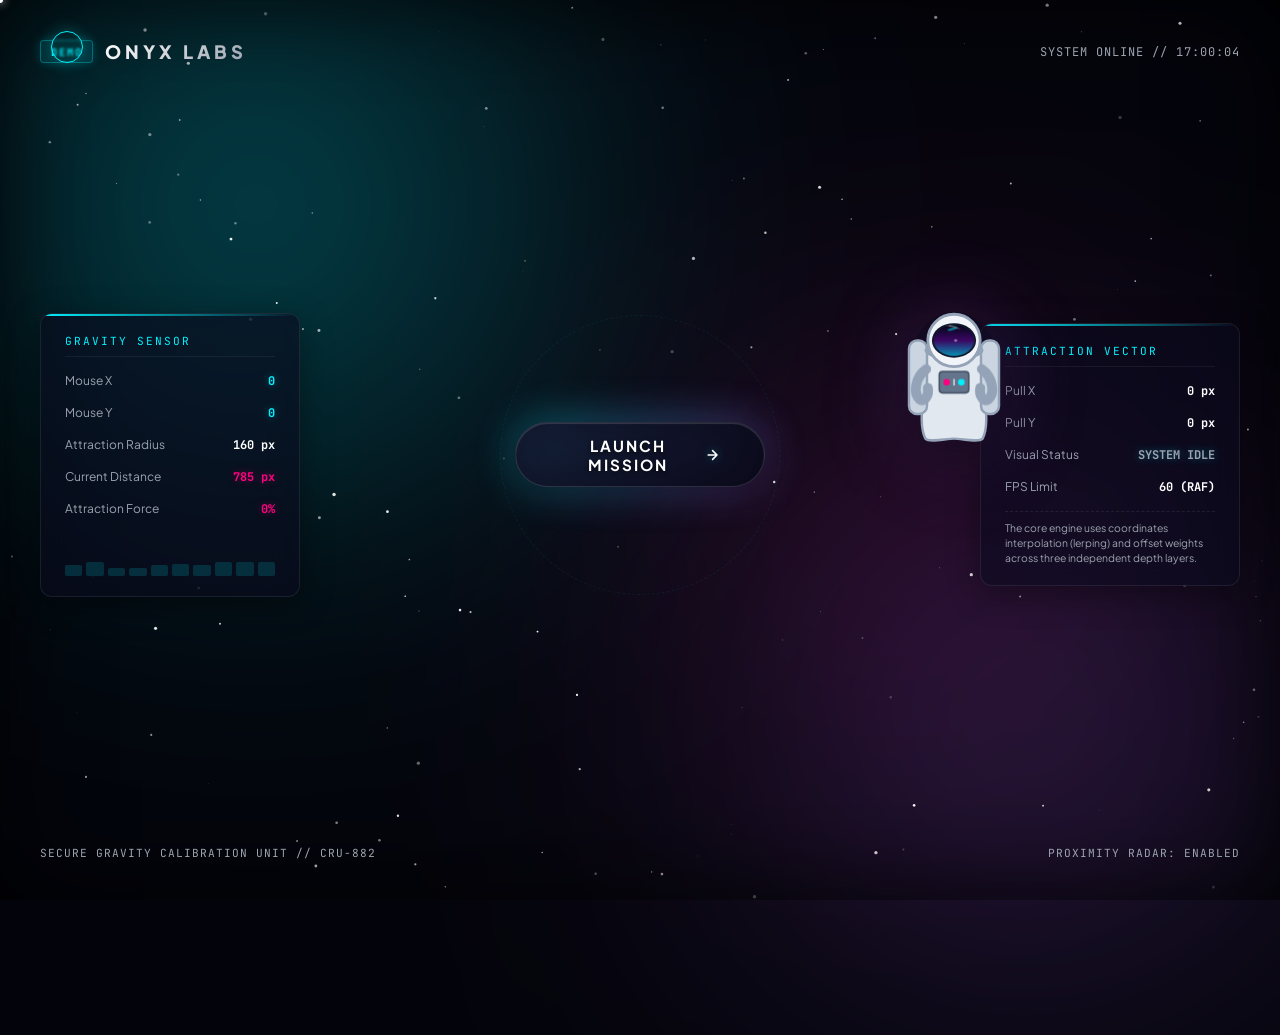
<file: magnetic_button.html>
<!DOCTYPE html>
<html lang="en">
<head>
    <meta charset="UTF-8">
    <meta name="viewport" content="width=device-width, initial-scale=1.0">
    <title>Cosmic Warp - Magnetic Button & Space Scene</title>
    <!-- Google Fonts -->
    <link rel="preconnect" href="https://fonts.googleapis.com">
    <link rel="preconnect" href="https://fonts.gstatic.com" crossorigin>
    <link href="https://fonts.googleapis.com/css2?family=Plus+Jakarta+Sans:wght@300;400;500;600;700;800&family=JetBrains+Mono:wght@400;500;700&display=swap" rel="stylesheet">
    
    <style>
        /* ==========================================
           RESET & CSS VARIABLES
           ========================================== */
        *, *::before, *::after {
            box-sizing: border-box;
            margin: 0;
            padding: 0;
            user-select: none;
        }

        :root {
            --bg-color: #03040b;
            --primary: #00f2fe;
            --primary-glow: rgba(0, 242, 254, 0.4);
            --secondary: #9b51e0;
            --secondary-glow: rgba(155, 81, 224, 0.4);
            --accent: #ff007f;
            --accent-glow: rgba(255, 0, 127, 0.4);
            --text-color: #f3f4f6;
            --text-muted: #9ca3af;
            --glass-bg: rgba(10, 11, 30, 0.6);
            --glass-border: rgba(255, 255, 255, 0.08);
            --font-sans: 'Plus Jakarta Sans', sans-serif;
            --font-mono: 'JetBrains Mono', monospace;
        }

        body {
            background-color: var(--bg-color);
            color: var(--text-color);
            font-family: var(--font-sans);
            overflow: hidden;
            height: 100vh;
            width: 100vw;
            display: flex;
            align-items: center;
            justify-content: center;
            cursor: none; /* Hide default cursor */
        }

        /* ==========================================
           BACKGROUND & LIGHTING EFFECTS
           ========================================== */
        #space-canvas {
            position: absolute;
            top: 0;
            left: 0;
            width: 100%;
            height: 100%;
            z-index: 1;
            pointer-events: none;
        }

        /* Cinematic ambient light overlays */
        .ambient-glow {
            position: absolute;
            border-radius: 50%;
            pointer-events: none;
            z-index: 2;
            filter: blur(140px);
            opacity: 0.45;
            mix-blend-mode: screen;
            animation: floatGlow 18s ease-in-out infinite alternate;
        }

        .glow-cyan {
            width: 60vw;
            height: 60vw;
            background: radial-gradient(circle, var(--primary) 0%, rgba(3, 4, 11, 0) 70%);
            top: -20vh;
            left: -10vw;
        }

        .glow-purple {
            width: 50vw;
            height: 50vw;
            background: radial-gradient(circle, var(--secondary) 0%, rgba(3, 4, 11, 0) 70%);
            bottom: -15vh;
            right: -5vw;
            animation-delay: -6s;
        }

        .glow-magenta {
            width: 40vw;
            height: 40vw;
            background: radial-gradient(circle, var(--accent) 0%, rgba(3, 4, 11, 0) 70%);
            top: 30vh;
            left: 50vw;
            opacity: 0.25;
            animation-delay: -12s;
        }

        @keyframes floatGlow {
            0% { transform: translate(0, 0) scale(1); }
            50% { transform: translate(4%, 3%) scale(1.1); }
            100% { transform: translate(-2%, -5%) scale(0.95); }
        }

        /* ==========================================
           DASHBOARD SCI-FI FRAMEWORK
           ========================================== */
        .hud-overlay {
            position: absolute;
            top: 0;
            left: 0;
            width: 100%;
            height: 100%;
            z-index: 5;
            pointer-events: none;
            display: flex;
            flex-direction: column;
            justify-content: space-between;
            padding: 2.5rem;
            box-shadow: inset 0 0 100px rgba(0,0,0,0.8);
        }

        /* Glassmorphic boxes that accept pointer events if needed */
        .hud-interactive {
            pointer-events: auto;
        }

        header.hud-header {
            display: flex;
            justify-content: space-between;
            align-items: center;
        }

        .hud-title-wrap {
            display: flex;
            align-items: center;
            gap: 0.75rem;
        }

        .hud-badge {
            background: rgba(0, 242, 254, 0.1);
            border: 1px solid rgba(0, 242, 254, 0.3);
            color: var(--primary);
            font-family: var(--font-mono);
            font-size: 0.65rem;
            font-weight: 700;
            padding: 0.2rem 0.6rem;
            border-radius: 4px;
            text-transform: uppercase;
            letter-spacing: 2px;
            box-shadow: 0 0 10px rgba(0, 242, 254, 0.2);
        }

        .hud-logo {
            font-weight: 800;
            font-size: 1.15rem;
            letter-spacing: 4px;
            text-transform: uppercase;
            background: linear-gradient(135deg, #fff, #9ca3af);
            -webkit-background-clip: text;
            -webkit-text-fill-color: transparent;
        }

        .hud-system-time {
            font-family: var(--font-mono);
            font-size: 0.75rem;
            color: var(--text-muted);
            letter-spacing: 1px;
        }

        /* Widgets Panels */
        .hud-body {
            flex-grow: 1;
            display: flex;
            justify-content: space-between;
            align-items: center;
            position: relative;
            margin: 2rem 0;
        }

        .hud-panel {
            background: var(--glass-bg);
            border: 1px solid var(--glass-border);
            border-radius: 12px;
            padding: 1.25rem 1.5rem;
            backdrop-filter: blur(16px);
            -webkit-backdrop-filter: blur(16px);
            width: 260px;
            box-shadow: 0 8px 32px 0 rgba(0, 0, 0, 0.4);
            display: flex;
            flex-direction: column;
            gap: 1rem;
            position: relative;
            overflow: hidden;
        }

        .hud-panel::before {
            content: '';
            position: absolute;
            top: 0;
            left: 0;
            width: 100%;
            height: 2px;
            background: linear-gradient(90deg, var(--primary), transparent);
        }

        .hud-panel-title {
            font-family: var(--font-mono);
            font-size: 0.7rem;
            color: var(--primary);
            text-transform: uppercase;
            letter-spacing: 2px;
            border-bottom: 1px solid rgba(255,255,255,0.06);
            padding-bottom: 0.5rem;
        }

        .hud-metric-row {
            display: flex;
            justify-content: space-between;
            align-items: center;
            font-size: 0.75rem;
        }

        .hud-metric-label {
            color: var(--text-muted);
        }

        .hud-metric-value {
            font-family: var(--font-mono);
            color: #fff;
            font-weight: 700;
        }

        .hud-metric-value.cyan {
            color: var(--primary);
            text-shadow: 0 0 8px var(--primary-glow);
        }

        .hud-metric-value.pink {
            color: var(--accent);
            text-shadow: 0 0 8px var(--accent-glow);
        }

        .system-graph {
            height: 35px;
            display: flex;
            align-items: flex-end;
            gap: 4px;
            margin-top: 0.5rem;
        }

        .system-graph-bar {
            flex-grow: 1;
            background: rgba(0, 242, 254, 0.15);
            border-radius: 2px;
            height: 20%;
            transition: height 0.15s ease, background-color 0.3s ease;
        }

        /* Footer */
        .hud-footer {
            display: flex;
            justify-content: space-between;
            align-items: center;
            font-size: 0.7rem;
            color: var(--text-muted);
            font-family: var(--font-mono);
            letter-spacing: 1px;
        }

        /* ==========================================
           CHARACTER DESIGN: FLOATING ASTRONAUT
           ========================================== */
        .character-container {
            position: absolute;
            z-index: 3;
            width: 140px;
            height: 180px;
            right: 18%;
            top: 25%;
            pointer-events: none;
            animation: astronautFloat 6s ease-in-out infinite alternate;
        }

        @keyframes astronautFloat {
            0% { transform: translateY(0) rotate(-3deg); }
            100% { transform: translateY(-18px) rotate(3deg); }
        }

        .astronaut {
            width: 100%;
            height: 100%;
            filter: drop-shadow(0 15px 25px rgba(0, 0, 0, 0.5))
                    drop-shadow(0 0 35px rgba(155, 81, 224, 0.25));
        }

        /* Interactivity on Visor Reflection */
        .visor-reflection {
            transform-origin: center;
            transition: transform 0.2s cubic-bezier(0.25, 1, 0.5, 1);
        }

        /* ==========================================
           INTERACTIVE BUTTON AREA
           ========================================== */
        .interactive-center {
            position: relative;
            z-index: 4;
            display: flex;
            align-items: center;
            justify-content: center;
            width: 400px;
            height: 400px;
        }

        /* Proximity field ring - visualizer helper */
        .proximity-visualizer {
            position: absolute;
            width: 280px;
            height: 280px;
            border-radius: 50%;
            border: 1px dashed rgba(0, 242, 254, 0.08);
            pointer-events: none;
            display: flex;
            align-items: center;
            justify-content: center;
            transition: border-color 0.4s ease, transform 0.1s ease;
            transform: scale(1);
        }

        .proximity-visualizer::before {
            content: '';
            position: absolute;
            width: 110%;
            height: 110%;
            border-radius: 50%;
            border: 1px dashed rgba(155, 81, 224, 0.03);
            animation: spinCW 45s linear infinite;
        }

        @keyframes spinCW {
            0% { transform: rotate(0deg); }
            100% { transform: rotate(360deg); }
        }

        /* Hover proximity status changes visually */
        .interactive-center.near .proximity-visualizer {
            border-color: rgba(0, 242, 254, 0.22);
            box-shadow: inset 0 0 20px rgba(0, 242, 254, 0.02);
            transform: scale(1.03);
        }

        .interactive-center.attracted .proximity-visualizer {
            border-color: rgba(155, 81, 224, 0.35);
            box-shadow: inset 0 0 35px rgba(155, 81, 224, 0.05);
            transform: scale(0.97);
        }

        /* 3D Parallax Magnetic Button */
        .magnetic-btn-wrapper {
            position: relative;
            display: inline-block;
            cursor: none;
            z-index: 10;
        }

        .magnetic-btn {
            background: transparent;
            border: none;
            outline: none;
            padding: 1.3rem 2.8rem;
            color: #fff;
            font-family: var(--font-sans);
            font-size: 0.95rem;
            font-weight: 700;
            letter-spacing: 2px;
            text-transform: uppercase;
            position: relative;
            display: flex;
            align-items: center;
            justify-content: center;
            gap: 0.75rem;
            cursor: none;
            border-radius: 50px;
            /* Backing box size */
            width: 250px;
            height: 65px;
            transform-style: preserve-3d;
            perspective: 800px;
        }

        /* Layer 1: Cinematic Glow Background */
        .btn-layer-glow {
            position: absolute;
            top: 0;
            left: 0;
            width: 100%;
            height: 100%;
            border-radius: 50px;
            background: linear-gradient(135deg, var(--primary), var(--secondary));
            filter: blur(22px);
            opacity: 0.45;
            z-index: 1;
            pointer-events: none;
            transform: translate3d(0, 0, 0);
            transition: filter 0.3s ease, opacity 0.3s ease;
        }

        /* Layer 2: Main Glassmorphic Button Body */
        .btn-layer-body {
            position: absolute;
            top: 0;
            left: 0;
            width: 100%;
            height: 100%;
            border-radius: 50px;
            background: linear-gradient(135deg, rgba(20, 21, 45, 0.85) 0%, rgba(8, 9, 24, 0.95) 100%);
            border: 1px solid rgba(255, 255, 255, 0.12);
            box-shadow: 
                0 4px 20px rgba(0, 0, 0, 0.4),
                inset 0 1px 1px rgba(255, 255, 255, 0.15);
            z-index: 2;
            pointer-events: none;
            transform: translate3d(0, 0, 0);
            transition: border-color 0.3s ease, box-shadow 0.3s ease;
            display: flex;
            align-items: center;
            justify-content: center;
            overflow: hidden;
        }

        .btn-layer-body::before {
            content: '';
            position: absolute;
            top: 0;
            left: -100%;
            width: 50%;
            height: 100%;
            background: linear-gradient(90deg, transparent, rgba(255, 255, 255, 0.15), transparent);
            transform: skewX(-25deg);
            transition: left 0.6s ease;
        }

        /* Layer 3: Foreground Content (Text, Icon) */
        .btn-layer-content {
            position: relative;
            z-index: 3;
            display: flex;
            align-items: center;
            gap: 0.6rem;
            color: #ffffff;
            text-shadow: 0 2px 4px rgba(0, 0, 0, 0.6);
            transform: translate3d(0, 0, 10px);
            pointer-events: none;
            transition: text-shadow 0.3s ease;
        }

        .btn-layer-content svg {
            width: 18px;
            height: 18px;
            fill: none;
            stroke: currentColor;
            stroke-width: 2.5;
            stroke-linecap: round;
            stroke-linejoin: round;
            filter: drop-shadow(0 0 5px var(--primary-glow));
            transition: transform 0.3s ease;
        }

        /* Hover States for Interactive Elements */
        .magnetic-btn:hover .btn-layer-glow {
            filter: blur(28px);
            opacity: 0.85;
        }

        .magnetic-btn:hover .btn-layer-body {
            border-color: rgba(0, 242, 254, 0.5);
            box-shadow: 
                0 0 30px var(--primary-glow),
                inset 0 1px 2px rgba(255, 255, 255, 0.3);
        }

        .magnetic-btn:hover .btn-layer-body::before {
            left: 150%;
            transition: left 0.8s cubic-bezier(0.25, 1, 0.5, 1);
        }

        .magnetic-btn:hover .btn-layer-content {
            color: #fff;
            text-shadow: 0 0 15px rgba(255, 255, 255, 0.6);
        }

        .magnetic-btn:hover .btn-layer-content svg {
            transform: translateX(4px) rotate(15deg);
            color: var(--primary);
        }

        /* ==========================================
           CUSTOM FLUID CURSOR
           ========================================== */
        .cursor-dot {
            width: 6px;
            height: 6px;
            background: #ffffff;
            border-radius: 50%;
            position: fixed;
            top: 0;
            left: 0;
            pointer-events: none;
            z-index: 10000;
            transform: translate3d(-50%, -50%, 0);
            box-shadow: 0 0 10px #ffffff;
            transition: width 0.2s, height 0.2s, background-color 0.3s;
        }

        .cursor-ring {
            width: 32px;
            height: 32px;
            border: 1.5px solid var(--primary);
            border-radius: 50%;
            position: fixed;
            top: 0;
            left: 0;
            pointer-events: none;
            z-index: 9999;
            transform: translate3d(-50%, -50%, 0);
            box-shadow: 0 0 15px rgba(0, 242, 254, 0.25), inset 0 0 5px rgba(0, 242, 254, 0.1);
            backdrop-filter: blur(1px);
            -webkit-backdrop-filter: blur(1px);
            will-change: transform, width, height, border-color, background-color;
        }

        /* Magnetic button proximity cursor feedback */
        .cursor-ring.near {
            width: 44px;
            height: 44px;
            border-color: var(--secondary);
            box-shadow: 0 0 20px rgba(155, 81, 224, 0.35);
        }

        .cursor-ring.locked {
            width: 254px;
            height: 70px;
            border-radius: 50px;
            border-color: var(--primary);
            background: rgba(0, 242, 254, 0.03);
            box-shadow: 0 0 25px rgba(0, 242, 254, 0.3);
            backdrop-filter: none;
            -webkit-backdrop-filter: none;
        }

        .cursor-dot.locked {
            background-color: var(--primary);
            width: 10px;
            height: 10px;
        }

        /* Toast notification setup */
        .toast {
            position: absolute;
            bottom: 3.5rem;
            left: 50%;
            transform: translateX(-50%) translateY(20px);
            background: rgba(10, 11, 30, 0.85);
            border: 1px solid var(--primary);
            padding: 0.8rem 1.6rem;
            border-radius: 30px;
            font-family: var(--font-mono);
            font-size: 0.75rem;
            color: #fff;
            box-shadow: 0 8px 32px var(--primary-glow);
            z-index: 1000;
            opacity: 0;
            pointer-events: none;
            transition: transform 0.4s cubic-bezier(0.175, 0.885, 0.32, 1.275), opacity 0.3s ease;
            display: flex;
            align-items: center;
            gap: 0.5rem;
        }

        .toast.show {
            opacity: 1;
            transform: translateX(-50%) translateY(0);
        }

        .toast::before {
            content: '●';
            color: var(--primary);
            animation: blink 1s linear infinite;
        }

        @keyframes blink {
            0%, 100% { opacity: 0.2; }
            50% { opacity: 1; }
        }
    </style>
</head>
<body>

    <!-- Space Background Canvas -->
    <canvas id="space-canvas"></canvas>

    <!-- Ambient glowing clouds -->
    <div class="ambient-glow glow-cyan"></div>
    <div class="ambient-glow glow-purple"></div>
    <div class="ambient-glow glow-magenta"></div>

    <!-- Custom Cursor -->
    <div class="cursor-dot" id="custom-dot"></div>
    <div class="cursor-ring" id="custom-ring"></div>

    <!-- SCI-FI HUD Overlay -->
    <div class="hud-overlay">
        <!-- Header -->
        <header class="hud-header hud-interactive">
            <div class="hud-title-wrap">
                <span class="hud-badge">DEMO</span>
                <span class="hud-logo">Onyx Labs</span>
            </div>
            <div class="hud-system-time" id="system-time">SYSTEM ONLINE // 00:00:00</div>
        </header>

        <!-- Main Workspace: Panels & Central Button -->
        <div class="hud-body">
            
            <!-- Left Side Panel: Proximity Radar -->
            <aside class="hud-panel hud-interactive">
                <div class="hud-panel-title">Gravity Sensor</div>
                <div class="hud-metric-row">
                    <span class="hud-metric-label">Mouse X</span>
                    <span class="hud-metric-value cyan" id="val-mouse-x">0.00</span>
                </div>
                <div class="hud-metric-row">
                    <span class="hud-metric-label">Mouse Y</span>
                    <span class="hud-metric-value cyan" id="val-mouse-y">0.00</span>
                </div>
                <div class="hud-metric-row">
                    <span class="hud-metric-label">Attraction Radius</span>
                    <span class="hud-metric-value">160 px</span>
                </div>
                <div class="hud-metric-row">
                    <span class="hud-metric-label">Current Distance</span>
                    <span class="hud-metric-value pink" id="val-distance">0.00</span>
                </div>
                <div class="hud-metric-row">
                    <span class="hud-metric-label">Attraction Force</span>
                    <span class="hud-metric-value pink" id="val-pull">0%</span>
                </div>
                <!-- Mini animated visual graph -->
                <div class="system-graph" id="system-bars">
                    <div class="system-graph-bar"></div>
                    <div class="system-graph-bar"></div>
                    <div class="system-graph-bar"></div>
                    <div class="system-graph-bar"></div>
                    <div class="system-graph-bar"></div>
                    <div class="system-graph-bar"></div>
                    <div class="system-graph-bar"></div>
                    <div class="system-graph-bar"></div>
                    <div class="system-graph-bar"></div>
                    <div class="system-graph-bar"></div>
                </div>
            </aside>

            <!-- Floating Character (Stylized Astronaut) -->
            <div class="character-container">
                <svg class="astronaut" viewBox="0 0 160 220" fill="none" xmlns="http://www.w3.org/2000/svg">
                    <!-- Suit Main Shadow -->
                    <ellipse cx="80" cy="115" rx="55" ry="70" fill="rgba(10, 11, 30, 0.45)" />
                    <!-- Suit Body -->
                    <path d="M45 105C45 75 115 75 115 105C115 145 125 180 115 200C110 205 90 200 80 200C70 200 50 205 45 200C35 180 45 145 45 105Z" fill="#E2E8F0" stroke="#94A3B8" stroke-width="3" />
                    <!-- Back Tank -->
                    <rect x="25" y="80" width="22" height="90" rx="10" fill="#CBD5E1" stroke="#94A3B8" stroke-width="3" />
                    <rect x="113" y="80" width="22" height="90" rx="10" fill="#CBD5E1" stroke="#94A3B8" stroke-width="3" />
                    <!-- Helmet Base / Collar -->
                    <ellipse cx="80" cy="92" rx="36" ry="12" fill="#94A3B8" />
                    <!-- Helmet Dome -->
                    <circle cx="80" cy="80" r="32" fill="#F1F5F9" stroke="#94A3B8" stroke-width="3.5" />
                    <!-- Helmet Visor Shadow -->
                    <ellipse cx="80" cy="80" rx="27" ry="21" fill="#0F172A" />
                    <!-- Visor Glass (Active Purple/Cyan Reflection) -->
                    <mask id="visor-mask">
                        <ellipse cx="80" cy="80" rx="25" ry="19" fill="#FFFFFF" />
                    </mask>
                    <g mask="url(#visor-mask)">
                        <!-- Visor Base Gradient -->
                        <ellipse cx="80" cy="80" rx="25" ry="19" fill="url(#visorGrad)" />
                        <!-- Proximity-reactive stars reflection -->
                        <g class="visor-reflection" id="visor-reflection-group">
                            <circle cx="70" cy="72" r="2" fill="#FFFFFF" opacity="0.8" />
                            <circle cx="92" cy="88" r="1.5" fill="#FFFFFF" opacity="0.6" />
                            <circle cx="62" cy="85" r="1" fill="#FFFFFF" opacity="0.5" />
                            <circle cx="85" cy="70" r="1" fill="#FFFFFF" opacity="0.7" />
                            <ellipse cx="88" cy="74" rx="6" ry="1.5" fill="var(--primary)" opacity="0.5" transform="rotate(-15 88 74)" />
                            <!-- Reflection glare highlight -->
                            <path d="M62 68C72 65 92 68 98 75C88 70 70 68 62 68Z" fill="#FFFFFF" opacity="0.4" />
                        </g>
                    </g>
                    
                    <!-- Decorative Suit Panels -->
                    <rect x="62" y="118" width="36" height="26" rx="4" fill="#64748B" stroke="#475569" stroke-width="2" />
                    <circle cx="71" cy="131" r="4" fill="var(--accent)" />
                    <circle cx="89" cy="131" r="4" fill="var(--primary)" />
                    <rect x="79" y="127" width="2" height="8" fill="#CBD5E1" />
                    <!-- Arms -->
                    <path d="M46 115C32 125 30 145 38 152C43 156 50 148 48 138" stroke="#94A3B8" stroke-width="12" stroke-linecap="round" fill="none" />
                    <path d="M114 115C128 125 130 145 122 152C117 156 110 148 112 138" stroke="#94A3B8" stroke-width="12" stroke-linecap="round" fill="none" />
                    
                    <!-- SVG Defs / Gradients -->
                    <defs>
                        <linearGradient id="visorGrad" x1="0" y1="0" x2="0" y2="1">
                            <stop stop-color="#020617" />
                            <stop offset="0.5" stop-color="#3b0764" />
                            <stop offset="1" stop-color="#0891b2" />
                        </linearGradient>
                    </defs>
                </svg>
            </div>

            <!-- Central Interactive Magnetic Button -->
            <div class="interactive-center" id="interactive-area">
                <div class="proximity-visualizer" id="visualizer-circle"></div>
                
                <div class="magnetic-btn-wrapper" id="btn-wrapper">
                    <button class="magnetic-btn hud-interactive" id="action-btn" onclick="executeMissionLaunch()">
                        <!-- Glow Layer -->
                        <div class="btn-layer-glow" id="btn-glow"></div>
                        <!-- Border and Glassmorphic Body -->
                        <div class="btn-layer-body" id="btn-body"></div>
                        <!-- Core Text & Icon -->
                        <div class="btn-layer-content" id="btn-content">
                            <span>Launch Mission</span>
                            <svg viewBox="0 0 24 24">
                                <path d="M5 12h14M12 5l7 7-7 7" />
                            </svg>
                        </div>
                    </button>
                </div>
            </div>

            <!-- Right Side Panel: System Metrics -->
            <aside class="hud-panel hud-interactive">
                <div class="hud-panel-title">Attraction Vector</div>
                <div class="hud-metric-row">
                    <span class="hud-metric-label">Pull X</span>
                    <span class="hud-metric-value" id="val-pull-x">0 px</span>
                </div>
                <div class="hud-metric-row">
                    <span class="hud-metric-label">Pull Y</span>
                    <span class="hud-metric-value" id="val-pull-y">0 px</span>
                </div>
                <div class="hud-metric-row">
                    <span class="hud-metric-label">Visual Status</span>
                    <span class="hud-metric-value cyan" id="val-status">STABLE</span>
                </div>
                <div class="hud-metric-row">
                    <span class="hud-metric-label">FPS Limit</span>
                    <span class="hud-metric-value">60 (RAF)</span>
                </div>
                
                <div style="font-size: 0.65rem; color: var(--text-muted); line-height: 1.4; border-top: 1px dashed rgba(255,255,255,0.08); padding-top: 0.6rem;">
                    The core engine uses coordinates interpolation (lerping) and offset weights across three independent depth layers.
                </div>
            </aside>

        </div>

        <!-- Footer -->
        <footer class="hud-footer">
            <span>SECURE GRAVITY CALIBRATION UNIT // CRU-882</span>
            <span>PROXIMITY RADAR: ENABLED</span>
        </footer>
    </div>

    <!-- Active Action Toast -->
    <div class="toast" id="mission-toast">
        <span>MISSION LAUNCHED! WARP DRIVE INITIATED</span>
    </div>

    <!-- ==========================================
       JAVASCRIPT LOGIC
       ========================================== -->
    <script>
        // --- 1. GLOBAL STATE & PARAMETERS ---
        const state = {
            mouse: { x: window.innerWidth / 2, y: window.innerHeight / 2 },
            cursor: { x: window.innerWidth / 2, y: window.innerHeight / 2 },
            magnetic: {
                x: 0, y: 0,
                glowX: 0, glowY: 0,
                bodyX: 0, bodyY: 0,
                textX: 0, textY: 0,
                targetX: 0, targetY: 0
            },
            btnCenter: { x: 0, y: 0 },
            btnRect: null,
            isHovered: false,
            pullStrength: 0.58, // Proportional pull weight
            triggerRadius: 160 // Distance to begin gravitational pull
        };

        // DOM elements
        const customDot = document.getElementById('custom-dot');
        const customRing = document.getElementById('custom-ring');
        const actionBtn = document.getElementById('action-btn');
        const btnWrapper = document.getElementById('btn-wrapper');
        const interactiveArea = document.getElementById('interactive-area');
        const visorGroup = document.getElementById('visor-reflection-group');
        
        // Buttons Sub-layers
        const btnGlow = document.getElementById('btn-glow');
        const btnBody = document.getElementById('btn-body');
        const btnContent = document.getElementById('btn-content');

        // Metrics HUD display
        const valMouseX = document.getElementById('val-mouse-x');
        const valMouseY = document.getElementById('val-mouse-y');
        const valDistance = document.getElementById('val-distance');
        const valPull = document.getElementById('val-pull');
        const valPullX = document.getElementById('val-pull-x');
        const valPullY = document.getElementById('val-pull-y');
        const valStatus = document.getElementById('val-status');

        // --- 2. CANVAS STARFIELD ANIMATION ---
        const canvas = document.getElementById('space-canvas');
        const ctx = canvas.getContext('2d');

        let stars = [];
        const STAR_COUNT = 150;

        function resizeCanvas() {
            canvas.width = window.innerWidth;
            canvas.height = window.innerHeight;
            recalculateButtonCenter();
        }

        function initStars() {
            stars = [];
            for (let i = 0; i < STAR_COUNT; i++) {
                stars.push({
                    x: Math.random() * canvas.width,
                    y: Math.random() * canvas.height,
                    radius: Math.random() * 1.5 + 0.25,
                    opacity: Math.random() * 0.8 + 0.2,
                    speed: Math.random() * 0.05 + 0.01,
                    depth: Math.random() * 1.5 + 0.5 // for parallax movement
                });
            }
        }

        function drawStars() {
            ctx.clearRect(0, 0, canvas.width, canvas.height);
            
            // Draw planetary/nebula base subtle dots
            ctx.fillStyle = 'rgba(255, 255, 255, 0.05)';
            
            for (let i = 0; i < stars.length; i++) {
                const s = stars[i];
                // Subtle drift movement
                s.y -= s.speed;
                if (s.y < 0) s.y = canvas.height;

                // Mouse parallax effect: shift stars slightly opposite of cursor movement
                const mouseDx = (state.mouse.x - canvas.width / 2) * 0.02 * s.depth;
                const mouseDy = (state.mouse.y - canvas.height / 2) * 0.02 * s.depth;

                let drawX = s.x - mouseDx;
                let drawY = s.y - mouseDy;

                // Wrap boundaries
                if (drawX < 0) drawX += canvas.width;
                if (drawX > canvas.width) drawX -= canvas.width;
                if (drawY < 0) drawY += canvas.height;
                if (drawY > canvas.height) drawY -= canvas.height;

                ctx.beginPath();
                ctx.arc(drawX, drawY, s.radius, 0, Math.PI * 2);
                ctx.fillStyle = `rgba(255, 255, 255, ${s.opacity})`;
                ctx.shadowBlur = s.radius > 1.2 ? 6 : 0;
                ctx.shadowColor = 'var(--primary)';
                ctx.fill();
            }
            ctx.shadowBlur = 0; // reset
        }

        // --- 3. PHYSICS & INTERACTIVE MATHS ---
        function recalculateButtonCenter() {
            state.btnRect = actionBtn.getBoundingClientRect();
            state.btnCenter.x = state.btnRect.left + state.btnRect.width / 2;
            state.btnCenter.y = state.btnRect.top + state.btnRect.height / 2;
        }

        // Window event listeners
        window.addEventListener('resize', () => {
            resizeCanvas();
            initStars();
        });

        window.addEventListener('mousemove', (e) => {
            state.mouse.x = e.clientX;
            state.mouse.y = e.clientY;

            // Update mouse indicators
            valMouseX.innerText = state.mouse.x.toFixed(0);
            valMouseY.innerText = state.mouse.y.toFixed(0);
        });

        // Track when mouse enters/leaves button hover
        actionBtn.addEventListener('mouseenter', () => {
            state.isHovered = true;
            customRing.classList.add('locked');
            customDot.classList.add('locked');
            valStatus.innerText = "GRAV LOCKED";
            valStatus.style.color = "var(--primary)";
        });

        actionBtn.addEventListener('mouseleave', () => {
            state.isHovered = false;
            customRing.classList.remove('locked');
            customDot.classList.remove('locked');
            valStatus.innerText = "ATTRACTED";
            valStatus.style.color = "var(--secondary)";
        });

        // Trigger Launch Action
        function executeMissionLaunch() {
            const toast = document.getElementById('mission-toast');
            toast.classList.add('show');
            
            // Visual trigger flash
            actionBtn.style.transform = 'scale(0.9)';
            setTimeout(() => {
                actionBtn.style.transform = '';
            }, 150);

            setTimeout(() => {
                toast.classList.remove('show');
            }, 3000);
        }

        // Update HUD live panels graphs
        const graphBars = document.querySelectorAll('.system-graph-bar');
        function updateGraphMetrics(distanceRatio) {
            graphBars.forEach((bar, idx) => {
                // Generate a cool active digital equalizer look that reacts to distance
                const factor = 1 - distanceRatio; // Closer = higher factor
                let heightPct = 15 + Math.random() * 25;
                if (factor > 0) {
                    heightPct += factor * 60 * (idx / 10 + 0.2);
                }
                bar.style.height = `${Math.min(heightPct, 100)}%`;
                
                // Colorize based on pull state
                if (factor > 0.8) {
                    bar.style.backgroundColor = 'var(--primary)';
                } else if (factor > 0.2) {
                    bar.style.backgroundColor = 'var(--secondary)';
                } else {
                    bar.style.backgroundColor = 'rgba(0, 242, 254, 0.15)';
                }
            });
        }

        // Update systems clock
        function updateSystemTime() {
            const timeEl = document.getElementById('system-time');
            const now = new Date();
            const hrs = String(now.getHours()).padStart(2, '0');
            const mins = String(now.getMinutes()).padStart(2, '0');
            const secs = String(now.getSeconds()).padStart(2, '0');
            timeEl.innerText = `SYSTEM ONLINE // ${hrs}:${mins}:${secs}`;
        }
        setInterval(updateSystemTime, 1000);
        updateSystemTime();

        // --- 4. MAIN ANIMATION LOOP (requestAnimationFrame) ---
        function loop() {
            // -- A. Render canvas background stars --
            drawStars();

            // -- B. Calculate magnetic coordinates pull --
            const dx = state.mouse.x - state.btnCenter.x;
            const dy = state.mouse.y - state.btnCenter.y;
            const distance = Math.sqrt(dx * dx + dy * dy);

            // Output distance metrics to HUD
            valDistance.innerText = distance.toFixed(0) + " px";

            let pullForcePercent = 0;
            let currentTargetX = 0;
            let currentTargetY = 0;

            if (distance < state.triggerRadius) {
                // User is in proximity: activate states
                interactiveArea.classList.add('near');
                customRing.classList.add('near');

                if (state.isHovered) {
                    // LOCKED STATE: Directly anchor button translations to hover offset limits
                    pullForcePercent = 100;
                    currentTargetX = dx * 0.40; 
                    currentTargetY = dy * 0.40;
                    interactiveArea.classList.add('attracted');
                } else {
                    // PROXIMITY ATTRACT STATE: pull increases as distance decreases
                    interactiveArea.classList.remove('attracted');
                    const pullFactor = (state.triggerRadius - distance) / state.triggerRadius; // 0 to 1
                    pullForcePercent = Math.round(pullFactor * 100);
                    
                    // Smooth quadratic easing for attractive entry
                    const easePull = Math.pow(pullFactor, 1.8);
                    currentTargetX = dx * easePull * state.pullStrength;
                    currentTargetY = dy * easePull * state.pullStrength;
                    valStatus.innerText = "ATTRACTED";
                    valStatus.style.color = "var(--secondary)";
                }
            } else {
                // Out of gravity range
                interactiveArea.classList.remove('near');
                interactiveArea.classList.remove('attracted');
                customRing.classList.remove('near');
                valStatus.innerText = "SYSTEM IDLE";
                valStatus.style.color = "var(--text-muted)";
            }

            // Update pull metrics to HUD
            valPull.innerText = pullForcePercent + "%";
            const distRatio = Math.min(distance / state.triggerRadius, 1);
            updateGraphMetrics(distRatio);

            // -- C. Lerp (Linear Interpolation) Button Layers separately for a 3D parallax effect --
            // Each layer has a different stiffness & displacement value for premium volumetric separation
            
            // Layer 1: Glow backing (Moves the least, widest offset blur)
            state.magnetic.glowX += (currentTargetX * 0.55 - state.magnetic.glowX) * 0.12;
            state.magnetic.glowY += (currentTargetY * 0.55 - state.magnetic.glowY) * 0.12;
            
            // Layer 2: Main glass block (Intermediate movement)
            state.magnetic.bodyX += (currentTargetX * 0.75 - state.magnetic.bodyX) * 0.12;
            state.magnetic.bodyY += (currentTargetY * 0.75 - state.magnetic.bodyY) * 0.12;
            
            // Layer 3: Foreground Content/Text (Moves the most, stands out)
            state.magnetic.textX += (currentTargetX * 1.05 - state.magnetic.textX) * 0.12;
            state.magnetic.textY += (currentTargetY * 1.05 - state.magnetic.textY) * 0.12;

            // Apply transforms to button sub-components
            btnGlow.style.transform = `translate3d(${state.magnetic.glowX}px, ${state.magnetic.glowY}px, 0)`;
            btnBody.style.transform = `translate3d(${state.magnetic.bodyX}px, ${state.magnetic.bodyY}px, 0)`;
            btnContent.style.transform = `translate3d(${state.magnetic.textX}px, ${state.magnetic.textY}px, 0px)`;

            // Mirror button body translation numbers in the metrics hud
            valPullX.innerText = Math.round(state.magnetic.bodyX) + " px";
            valPullY.innerText = Math.round(state.magnetic.bodyY) + " px";

            // -- D. Lerp Custom Cursor coordinates --
            // Immediate placement for dot indicator
            customDot.style.left = `${state.mouse.x}px`;
            customDot.style.top = `${state.mouse.y}px`;

            if (state.isHovered) {
                // If hovered, lock outer cursor ring exactly around the button wrapper boundary
                const wrapRect = btnWrapper.getBoundingClientRect();
                const targetRingX = wrapRect.left + wrapRect.width / 2;
                const targetRingY = wrapRect.top + wrapRect.height / 2;

                state.cursor.x += (targetRingX - state.cursor.x) * 0.22;
                state.cursor.y += (targetRingY - state.cursor.y) * 0.22;
                
                customRing.style.left = `${state.cursor.x}px`;
                customRing.style.top = `${state.cursor.y}px`;
            } else {
                // Normal trailing behavior with smooth physics delay (lerp)
                state.cursor.x += (state.mouse.x - state.cursor.x) * 0.14;
                state.cursor.y += (state.mouse.y - state.cursor.y) * 0.14;

                customRing.style.left = `${state.cursor.x}px`;
                customRing.style.top = `${state.cursor.y}px`;
            }

            // -- E. Astronaut Visor Interactive Parallax --
            // Shift reflection group slightly based on cursor relative to screen center
            const screenCenterX = window.innerWidth / 2;
            const screenCenterY = window.innerHeight / 2;
            const lookDx = (state.mouse.x - screenCenterX) / screenCenterX * 10; // offset limit: 10px
            const lookDy = (state.mouse.y - screenCenterY) / screenCenterY * 8;
            visorGroup.style.transform = `translate3d(${lookDx}px, ${lookDy}px, 0)`;

            requestAnimationFrame(loop);
        }

        // --- 5. INITIALIZE ---
        resizeCanvas();
        initStars();
        
        // Start animation loop
        requestAnimationFrame(loop);
    </script>
</body>
</html>
</file>
